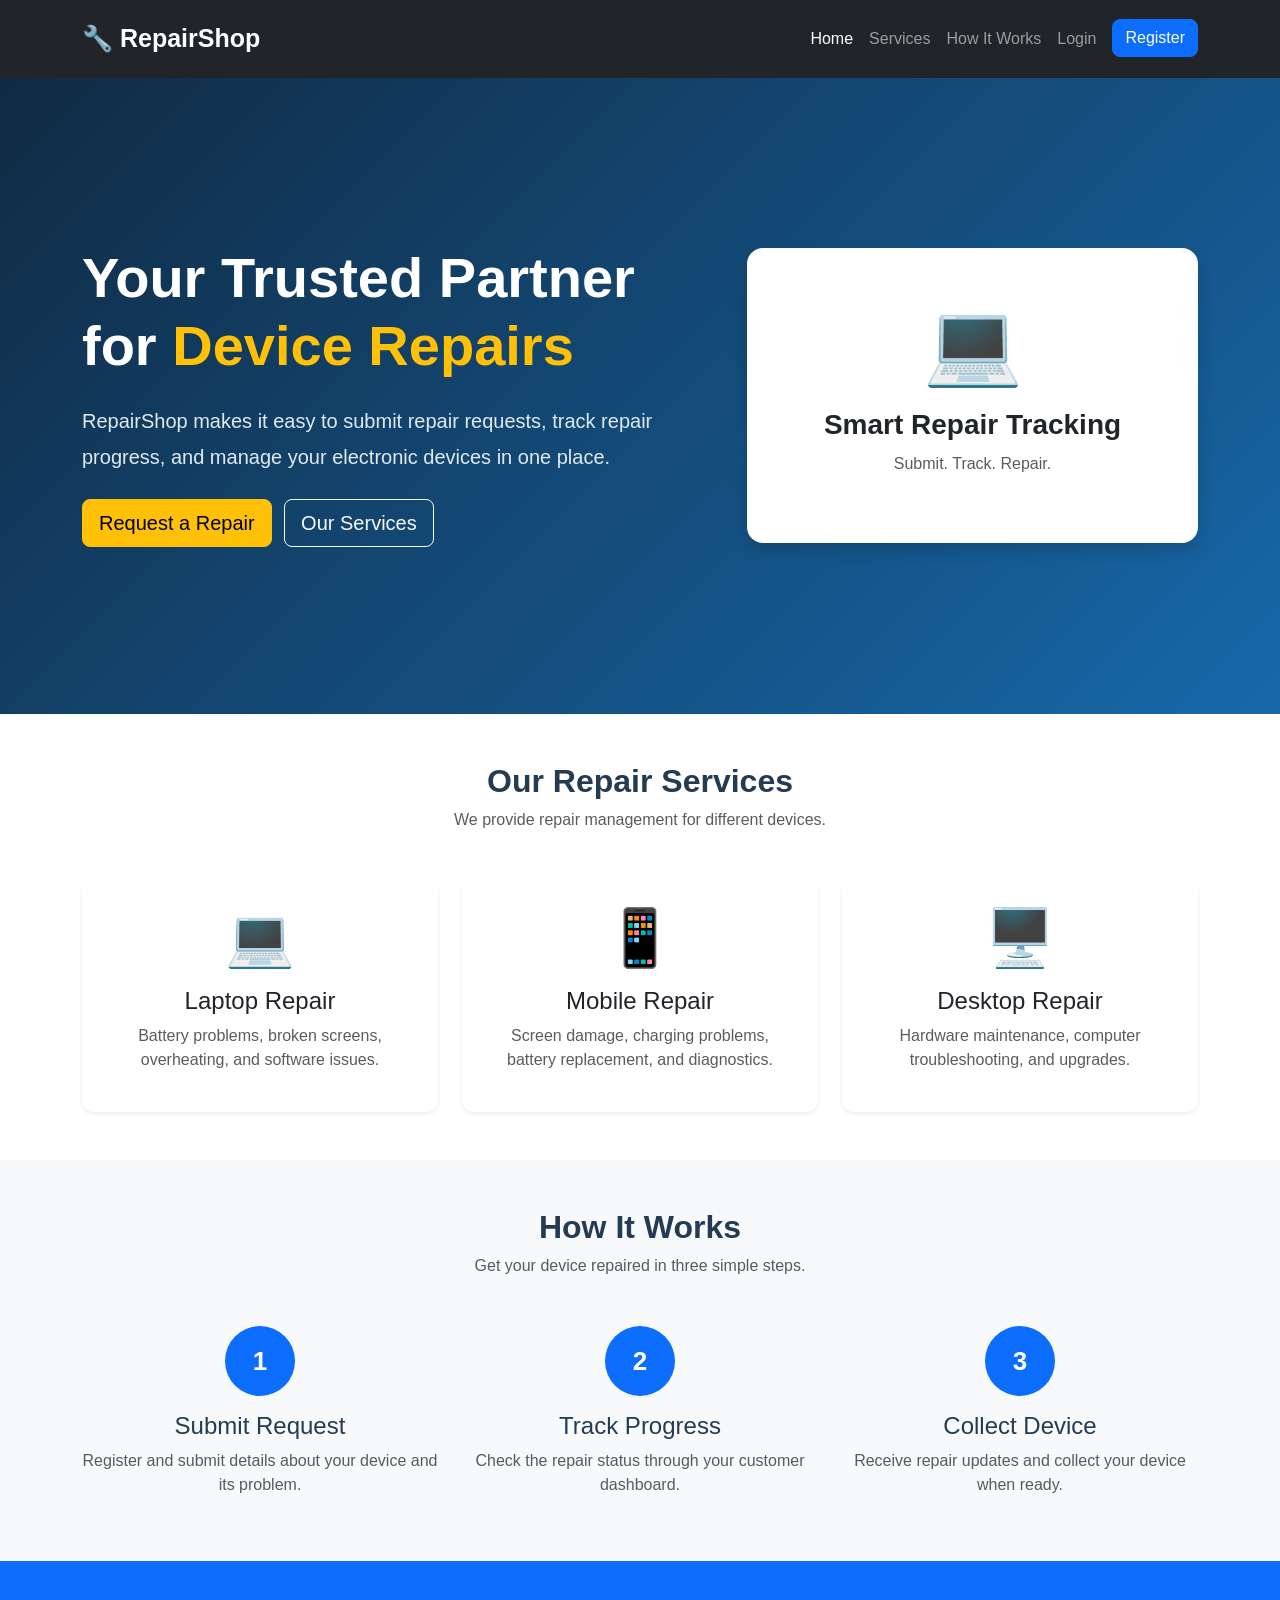
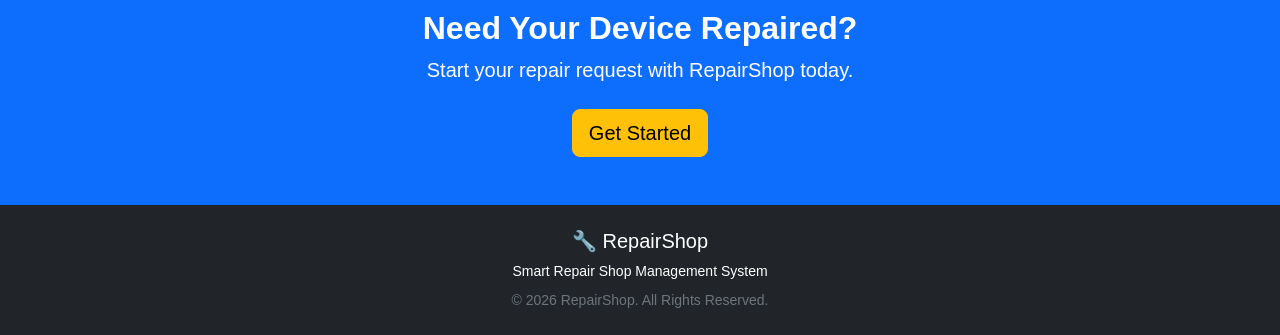
<file: index.html>
<!DOCTYPE html>
<html lang="en">

<head>
    <meta charset="UTF-8">
    <meta name="viewport" content="width=device-width, initial-scale=1.0">

    <title>RepairShop | Home</title>

    <!-- Bootstrap CSS -->
    <link href="https://cdn.jsdelivr.net/npm/bootstrap@5.3.3/dist/css/bootstrap.min.css" rel="stylesheet">

    <!-- Our Custom CSS -->
    <link rel="stylesheet" href="assets/css/style.css">
</head>

<body>

    <!-- NAVBAR -->
    <nav class="navbar navbar-expand-lg navbar-dark bg-dark">
        <div class="container">

            <a class="navbar-brand fw-bold" href="index.html">
                🔧 RepairShop
            </a>

            <button class="navbar-toggler" type="button"
                    data-bs-toggle="collapse"
                    data-bs-target="#navbarMenu">
                <span class="navbar-toggler-icon"></span>
            </button>

            <div class="collapse navbar-collapse" id="navbarMenu">

                <ul class="navbar-nav ms-auto">

                    <li class="nav-item">
                        <a class="nav-link active" href="index.html">
                            Home
                        </a>
                    </li>

                    <li class="nav-item">
                        <a class="nav-link" href="#services">
                            Services
                        </a>
                    </li>

                    <li class="nav-item">
                        <a class="nav-link" href="#how-it-works">
                            How It Works
                        </a>
                    </li>

                    <li class="nav-item">
                        <a class="nav-link" href="login.html">
                            Login
                        </a>
                    </li>

                    <li class="nav-item ms-lg-2">
                        <a class="btn btn-primary" href="register.html">
                            Register
                        </a>
                    </li>

                </ul>
            </div>
        </div>
    </nav>


    <!-- HERO SECTION -->
    <section class="hero-section text-white py-5">

        <div class="container">
            <div class="row align-items-center min-vh-50">

                <div class="col-lg-7">

                    <h1 class="display-4 fw-bold">
                        Your Trusted Partner for
                        <span class="text-warning">
                            Device Repairs
                        </span>
                    </h1>

                    <p class="lead mt-4">
                        RepairShop makes it easy to submit repair requests,
                        track repair progress, and manage your electronic
                        devices in one place.
                    </p>

                    <div class="mt-4">
                        <a href="register.html"
                           class="btn btn-warning btn-lg me-2">
                            Request a Repair
                        </a>

                        <a href="#services"
                           class="btn btn-outline-light btn-lg">
                            Our Services
                        </a>
                    </div>

                </div>

                <div class="col-lg-5 text-center mt-5 mt-lg-0">

                    <div class="p-5 bg-white rounded-4 shadow">
                        <div class="display-1">💻</div>

                        <h3 class="text-dark fw-bold mt-3">
                            Smart Repair Tracking
                        </h3>

                        <p class="text-muted">
                            Submit. Track. Repair.
                        </p>
                    </div>

                </div>

            </div>
        </div>
    </section>


    <!-- SERVICES -->
    <section class="py-5" id="services">

        <div class="container">

            <div class="text-center mb-5">
                <h2 class="fw-bold">Our Repair Services</h2>
                <p class="text-muted">
                    We provide repair management for different devices.
                </p>
            </div>

            <div class="row g-4">

                <!-- Laptop -->
                <div class="col-md-4">
                    <div class="card h-100 shadow-sm border-0">
                        <div class="card-body text-center p-4">

                            <div class="display-4 mb-3">💻</div>

                            <h4>Laptop Repair</h4>

                            <p class="text-muted">
                                Battery problems, broken screens,
                                overheating, and software issues.
                            </p>

                        </div>
                    </div>
                </div>

                <!-- Mobile -->
                <div class="col-md-4">
                    <div class="card h-100 shadow-sm border-0">
                        <div class="card-body text-center p-4">

                            <div class="display-4 mb-3">📱</div>

                            <h4>Mobile Repair</h4>

                            <p class="text-muted">
                                Screen damage, charging problems,
                                battery replacement, and diagnostics.
                            </p>

                        </div>
                    </div>
                </div>

                <!-- Computer -->
                <div class="col-md-4">
                    <div class="card h-100 shadow-sm border-0">
                        <div class="card-body text-center p-4">

                            <div class="display-4 mb-3">🖥️</div>

                            <h4>Desktop Repair</h4>

                            <p class="text-muted">
                                Hardware maintenance, computer
                                troubleshooting, and upgrades.
                            </p>

                        </div>
                    </div>
                </div>

            </div>
        </div>
    </section>


    <!-- HOW IT WORKS -->
    <section class="bg-light py-5" id="how-it-works">

        <div class="container">

            <div class="text-center mb-5">
                <h2 class="fw-bold">How It Works</h2>
                <p class="text-muted">
                    Get your device repaired in three simple steps.
                </p>
            </div>

            <div class="row text-center g-4">

                <div class="col-md-4">
                    <div class="step-number mx-auto">1</div>
                    <h4 class="mt-3">Submit Request</h4>
                    <p class="text-muted">
                        Register and submit details about
                        your device and its problem.
                    </p>
                </div>

                <div class="col-md-4">
                    <div class="step-number mx-auto">2</div>
                    <h4 class="mt-3">Track Progress</h4>
                    <p class="text-muted">
                        Check the repair status through
                        your customer dashboard.
                    </p>
                </div>

                <div class="col-md-4">
                    <div class="step-number mx-auto">3</div>
                    <h4 class="mt-3">Collect Device</h4>
                    <p class="text-muted">
                        Receive repair updates and
                        collect your device when ready.
                    </p>
                </div>

            </div>
        </div>
    </section>


    <!-- CALL TO ACTION -->
    <section class="bg-primary text-white text-center py-5">

        <div class="container">

            <h2 class="fw-bold">
                Need Your Device Repaired?
            </h2>

            <p class="lead">
                Start your repair request with RepairShop today.
            </p>

            <a href="register.html"
               class="btn btn-warning btn-lg mt-2">
                Get Started
            </a>

        </div>
    </section>


    <!-- FOOTER -->
    <footer class="bg-dark text-white text-center py-4">

        <div class="container">
            <h5>🔧 RepairShop</h5>

            <p class="mb-2">
                Smart Repair Shop Management System
            </p>

            <p class="text-secondary mb-0">
                © 2026 RepairShop. All Rights Reserved.
            </p>
        </div>

    </footer>


    <!-- Bootstrap JavaScript -->
    <script src="https://cdn.jsdelivr.net/npm/bootstrap@5.3.3/dist/js/bootstrap.bundle.min.js"></script>

</body>
</html>
</file>
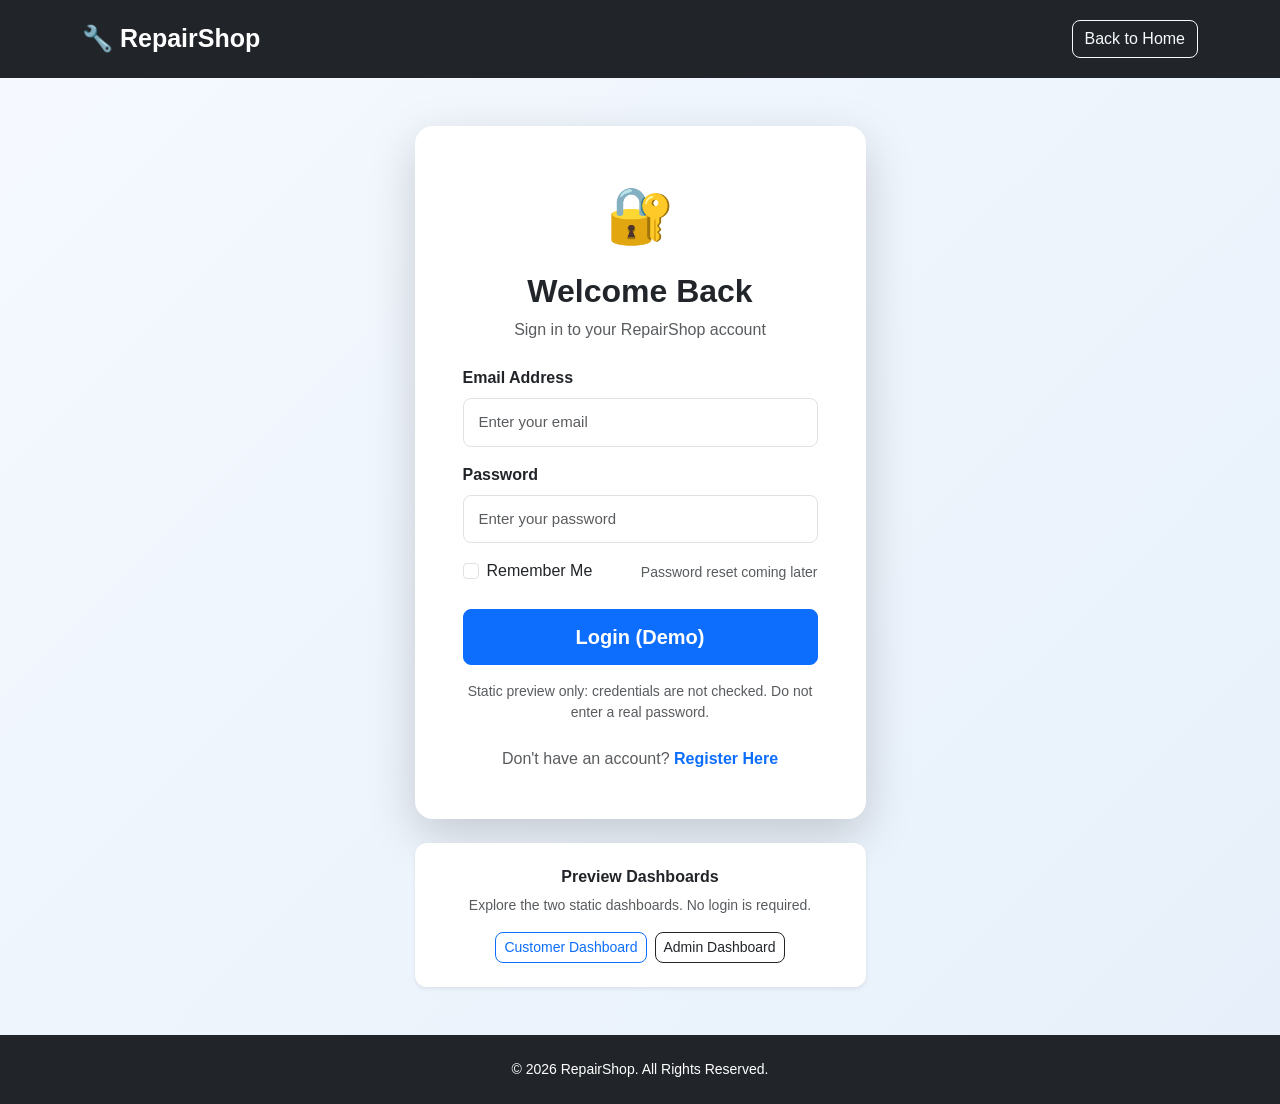
<file: login.html>
<!DOCTYPE html>
<html lang="en">

<head>
    <meta charset="UTF-8">
    <meta name="viewport"
          content="width=device-width, initial-scale=1.0">

    <title>Login | RepairShop</title>

    <!-- Bootstrap CSS -->
    <link href="https://cdn.jsdelivr.net/npm/bootstrap@5.3.3/dist/css/bootstrap.min.css"
          rel="stylesheet">

    <!-- Custom CSS -->
    <link rel="stylesheet" href="assets/css/style.css">
</head>

<body class="bg-light">

    <!-- NAVBAR -->
    <nav class="navbar navbar-expand-lg navbar-dark bg-dark">
        <div class="container">

            <a class="navbar-brand fw-bold" href="index.html">
                🔧 RepairShop
            </a>

            <a href="index.html" class="btn btn-outline-light">
                Back to Home
            </a>

        </div>
    </nav>


    <!-- LOGIN SECTION -->
    <section class="login-section py-5">

        <div class="container">

            <div class="row justify-content-center align-items-center">

                <div class="col-lg-5 col-md-7">

                    <div class="card border-0 shadow-lg login-card">

                        <div class="card-body p-4 p-md-5">

                            <!-- HEADING -->
                            <div class="text-center mb-4">

                                <div class="login-icon mb-3">
                                    🔐
                                </div>

                                <h2 class="fw-bold">
                                    Welcome Back
                                </h2>

                                <p class="text-muted">
                                    Sign in to your RepairShop account
                                </p>

                            </div>


                            <!-- LOGIN FORM -->
                            <form action="customer/dashboard.html"
                                  method="get">

                                <!-- EMAIL -->
                                <div class="mb-3">

                                    <label for="email"
                                           class="form-label fw-semibold">
                                        Email Address
                                    </label>

                                    <input type="email"
                                           class="form-control form-control-lg"
                                           id="email"
                                           placeholder="Enter your email"
                                           autocomplete="email"
                                           required>

                                </div>


                                <!-- PASSWORD -->
                                <div class="mb-3">

                                    <label for="password"
                                           class="form-label fw-semibold">
                                        Password
                                    </label>

                                    <input type="password"
                                           class="form-control form-control-lg"
                                           id="password"
                                           placeholder="Enter your password"
                                           autocomplete="current-password"
                                           required>

                                </div>


                                <!-- REMEMBER ME -->
                                <div class="d-flex justify-content-between align-items-center mb-4 gap-2">

                                    <div class="form-check">

                                        <input type="checkbox"
                                               class="form-check-input"
                                               id="remember">

                                        <label class="form-check-label"
                                               for="remember">
                                            Remember Me
                                        </label>

                                    </div>

                                    <span class="text-muted small">
                                        Password reset coming later
                                    </span>

                                </div>


                                <!-- LOGIN BUTTON -->
                                <button type="submit"
                                        class="btn btn-primary btn-lg w-100">
                                    Login (Demo)
                                </button>

                            </form>

                            <p class="text-muted small text-center mt-3 mb-0">
                                Static preview only: credentials are not checked.
                                Do not enter a real password.
                            </p>


                            <!-- REGISTRATION LINK -->
                            <div class="text-center mt-4">

                                <p class="text-muted mb-0">
                                    Don't have an account?

                                    <a href="register.html"
                                       class="text-decoration-none fw-bold">
                                        Register Here
                                    </a>

                                </p>

                            </div>

                        </div>

                    </div>


                    <!-- DASHBOARD PREVIEW -->
                    <div class="card border-0 shadow-sm mt-4">

                        <div class="card-body text-center p-4">

                            <h6 class="fw-bold">
                                Preview Dashboards
                            </h6>

                            <p class="text-muted small">
                                Explore the two static dashboards.
                                No login is required.
                            </p>

                            <div class="d-flex justify-content-center gap-2 flex-wrap">

                                <!-- CUSTOMER -->
                                <a href="customer/dashboard.html"
                                   class="btn btn-outline-primary btn-sm">
                                    Customer Dashboard
                                </a>

                                <!-- ADMIN -->
                                <a href="admin/dashboard.html"
                                   class="btn btn-outline-dark btn-sm">
                                    Admin Dashboard
                                </a>

                            </div>

                        </div>

                    </div>

                </div>

            </div>

        </div>

    </section>


    <!-- FOOTER -->
    <footer class="bg-dark text-white text-center py-4">

        <div class="container">

            <p class="mb-0">
                © 2026 RepairShop. All Rights Reserved.
            </p>

        </div>

    </footer>


    <!-- Bootstrap JavaScript -->
    <script src="https://cdn.jsdelivr.net/npm/bootstrap@5.3.3/dist/js/bootstrap.bundle.min.js">
    </script>

</body>
</html>
</file>
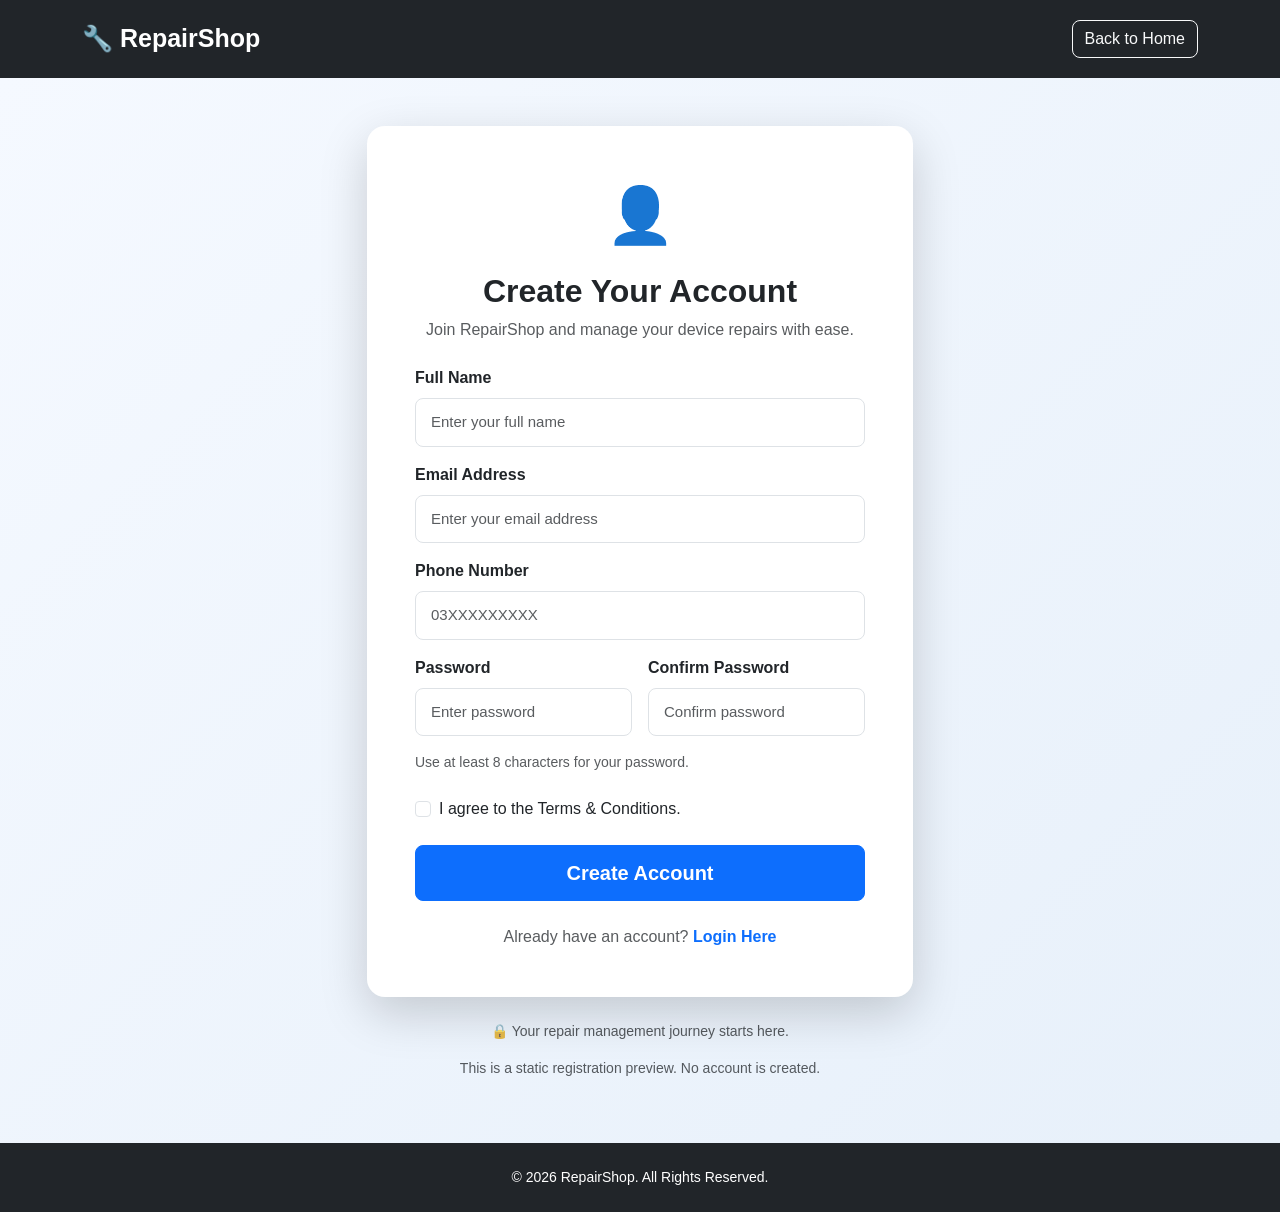
<file: register.html>
<!DOCTYPE html>
<html lang="en">

<head>
    <meta charset="UTF-8">
    <meta name="viewport" content="width=device-width, initial-scale=1.0">

    <title>Register | RepairShop</title>

    <!-- Bootstrap CSS -->
    <link href="https://cdn.jsdelivr.net/npm/bootstrap@5.3.3/dist/css/bootstrap.min.css" rel="stylesheet">

    <!-- Custom CSS -->
    <link rel="stylesheet" href="assets/css/style.css">
</head>

<body class="bg-light">

    <!-- NAVBAR -->
    <nav class="navbar navbar-expand-lg navbar-dark bg-dark">
        <div class="container">

            <a class="navbar-brand fw-bold" href="index.html">
                🔧 RepairShop
            </a>

            <div class="ms-auto">
                <a href="index.html" class="btn btn-outline-light">
                    Back to Home
                </a>
            </div>

        </div>
    </nav>


    <!-- REGISTRATION SECTION -->
    <section class="register-section py-5">

        <div class="container">

            <div class="row justify-content-center">

                <div class="col-lg-6 col-md-8">

                    <div class="card border-0 shadow-lg register-card">

                        <div class="card-body p-4 p-md-5">

                            <!-- PAGE HEADING -->
                            <div class="text-center mb-4">

                                <div class="register-icon mb-3">
                                    👤
                                </div>

                                <h2 class="fw-bold">
                                    Create Your Account
                                </h2>

                                <p class="text-muted">
                                    Join RepairShop and manage your
                                    device repairs with ease.
                                </p>

                            </div>


                            <!-- REGISTRATION FORM -->
                            <form action="login.html" method="get">

                                <!-- FULL NAME -->
                                <div class="mb-3">

                                    <label for="fullName"
                                           class="form-label fw-semibold">
                                        Full Name
                                    </label>

                                    <input type="text"
                                           class="form-control form-control-lg"
                                           id="fullName"
                                           placeholder="Enter your full name"
                                           autocomplete="name"
                                           required>

                                </div>


                                <!-- EMAIL -->
                                <div class="mb-3">

                                    <label for="email"
                                           class="form-label fw-semibold">
                                        Email Address
                                    </label>

                                    <input type="email"
                                           class="form-control form-control-lg"
                                           id="email"
                                           placeholder="Enter your email address"
                                           autocomplete="email"
                                           required>

                                </div>


                                <!-- PHONE -->
                                <div class="mb-3">

                                    <label for="phone"
                                           class="form-label fw-semibold">
                                        Phone Number
                                    </label>

                                    <input type="tel"
                                           class="form-control form-control-lg"
                                           id="phone"
                                           placeholder="03XXXXXXXXX"
                                           pattern="03[0-9]{9}"
                                           maxlength="11"
                                           title="Enter an 11-digit Pakistani mobile number starting with 03"
                                           autocomplete="tel"
                                           required>

                                </div>


                                <!-- PASSWORD -->
                                <div class="row g-3 mb-3">

                                    <div class="col-md-6">

                                        <label for="password"
                                               class="form-label fw-semibold">
                                            Password
                                        </label>

                                        <input type="password"
                                               class="form-control form-control-lg"
                                               id="password"
                                               placeholder="Enter password"
                                               minlength="8"
                                               autocomplete="new-password"
                                               required>

                                    </div>


                                    <!-- CONFIRM PASSWORD -->
                                    <div class="col-md-6">

                                        <label for="confirmPassword"
                                               class="form-label fw-semibold">
                                            Confirm Password
                                        </label>

                                        <input type="password"
                                               class="form-control form-control-lg"
                                               id="confirmPassword"
                                               placeholder="Confirm password"
                                               minlength="8"
                                               autocomplete="new-password"
                                               required>

                                    </div>

                                </div>


                                <!-- PASSWORD HINT -->
                                <p class="small text-muted mb-4">
                                    Use at least 8 characters for your password.
                                </p>


                                <!-- TERMS -->
                                <div class="form-check mb-4">

                                    <input type="checkbox"
                                           class="form-check-input"
                                           id="terms"
                                           required>

                                    <label class="form-check-label"
                                           for="terms">
                                        I agree to the Terms & Conditions.
                                    </label>

                                </div>


                                <!-- REGISTER BUTTON -->
                                <button type="submit"
                                        class="btn btn-primary btn-lg w-100">
                                    Create Account
                                </button>

                            </form>


                            <!-- LOGIN LINK -->
                            <div class="text-center mt-4">

                                <p class="text-muted mb-0">
                                    Already have an account?

                                    <a href="login.html"
                                       class="text-decoration-none fw-bold">
                                        Login Here
                                    </a>
                                </p>

                            </div>

                        </div>

                    </div>


                    <!-- INFORMATION -->
                    <div class="text-center mt-4">

                        <p class="text-muted small">
                            🔒 Your repair management journey starts here.
                        </p>

                        <p class="text-muted small">
                            This is a static registration preview.
                            No account is created.
                        </p>

                    </div>

                </div>

            </div>

        </div>

    </section>


    <!-- FOOTER -->
    <footer class="bg-dark text-white text-center py-4">

        <div class="container">

            <p class="mb-0">
                © 2026 RepairShop. All Rights Reserved.
            </p>

        </div>

    </footer>


    <!-- Bootstrap JavaScript -->
    <script src="https://cdn.jsdelivr.net/npm/bootstrap@5.3.3/dist/js/bootstrap.bundle.min.js"></script>

</body>
</html>
</file>
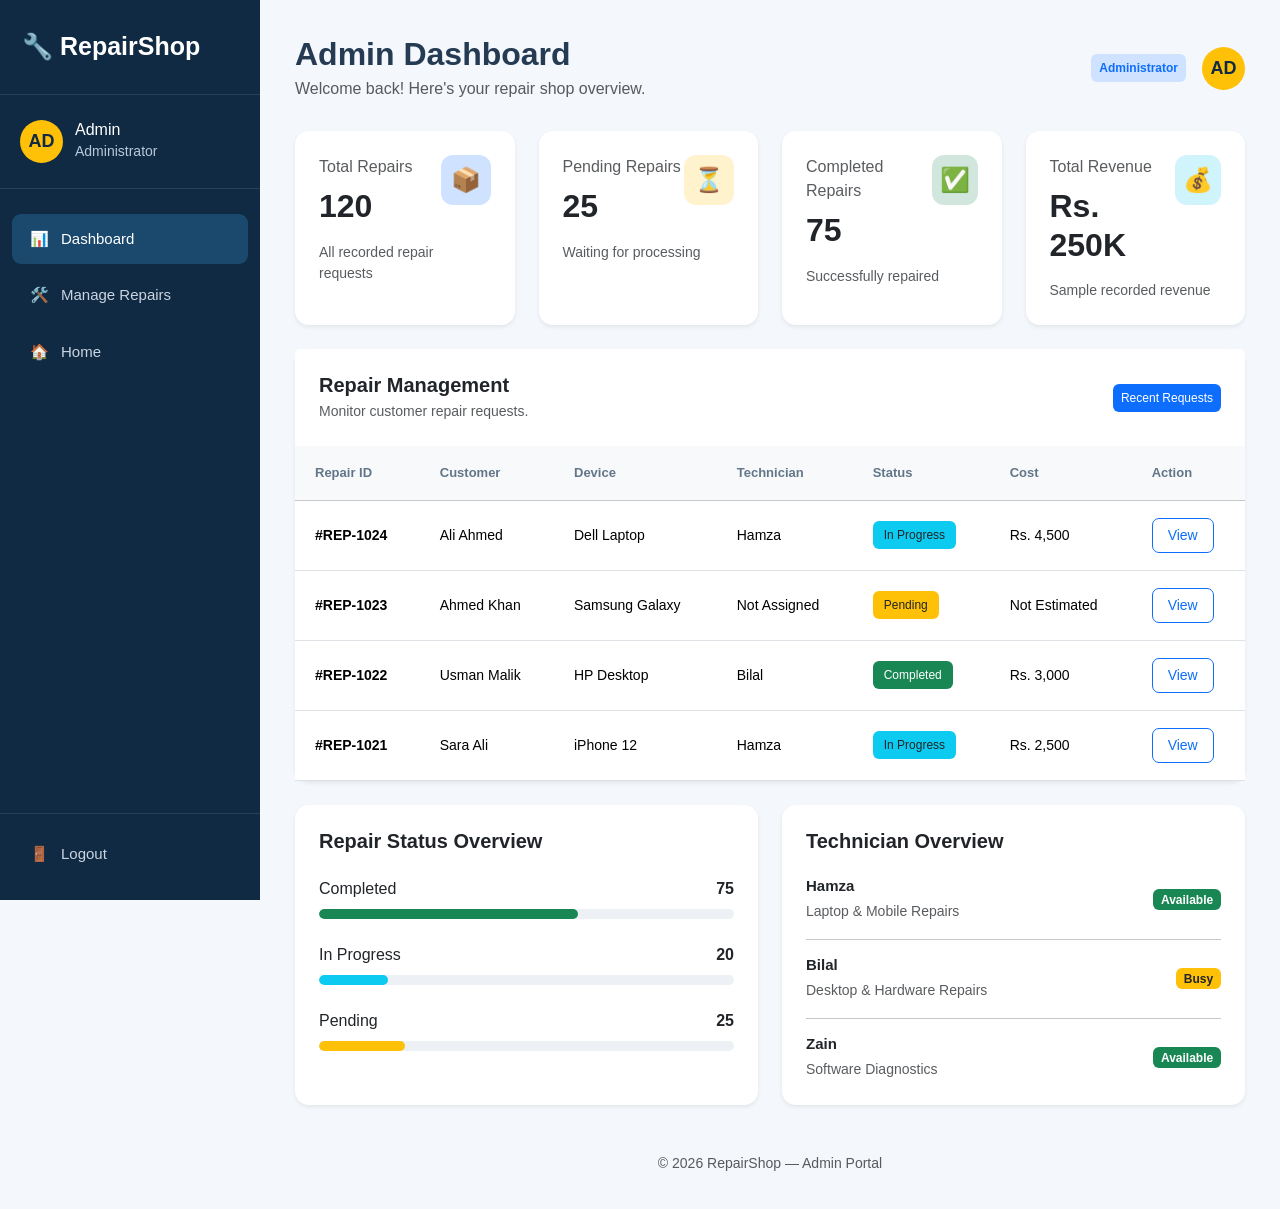
<file: admin/dashboard.html>
<!DOCTYPE html>
<html lang="en">

<head>
    <meta charset="UTF-8">
    <meta name="viewport"
          content="width=device-width, initial-scale=1.0">

    <title>Admin Dashboard | RepairShop</title>

    <!-- Bootstrap CSS -->
    <link href="https://cdn.jsdelivr.net/npm/bootstrap@5.3.3/dist/css/bootstrap.min.css"
          rel="stylesheet">

    <!-- Custom CSS -->
    <link rel="stylesheet" href="../assets/css/style.css">
</head>

<body class="dashboard-body">

    <!-- MOBILE NAVBAR -->
    <nav class="navbar navbar-dark bg-dark d-lg-none">
        <div class="container-fluid">

            <a class="navbar-brand fw-bold" href="../index.html">
                🔧 RepairShop
            </a>

            <button class="navbar-toggler"
                    type="button"
                    data-bs-toggle="offcanvas"
                    data-bs-target="#adminMobileSidebar"
                    aria-controls="adminMobileSidebar"
                    aria-label="Open navigation menu">
                <span class="navbar-toggler-icon"></span>
            </button>

        </div>
    </nav>


    <!-- MOBILE SIDEBAR -->
    <div class="offcanvas offcanvas-start text-bg-dark d-lg-none"
         tabindex="-1"
         id="adminMobileSidebar">

        <div class="offcanvas-header">

            <h5 class="offcanvas-title">
                🔧 RepairShop Admin
            </h5>

            <button type="button"
                    class="btn-close btn-close-white"
                    data-bs-dismiss="offcanvas"
                    aria-label="Close">
            </button>

        </div>

        <div class="offcanvas-body">

            <nav class="nav flex-column gap-2">

                <a href="dashboard.html"
                   class="nav-link text-white">
                    📊 Dashboard
                </a>

                <a href="#repair-management"
                   class="nav-link text-white"
                   data-bs-dismiss="offcanvas">
                    🛠️ Manage Repairs
                </a>

                <a href="../index.html"
                   class="nav-link text-white">
                    🏠 Home
                </a>

                <a href="../login.html"
                   class="nav-link text-white">
                    🚪 Logout
                </a>

            </nav>

        </div>

    </div>


    <!-- DASHBOARD LAYOUT -->
    <div class="dashboard-layout">

        <!-- DESKTOP SIDEBAR -->
        <aside class="dashboard-sidebar d-none d-lg-flex">

            <a href="../index.html" class="sidebar-brand">
                🔧 RepairShop
            </a>

            <div class="sidebar-user">

                <div class="sidebar-avatar">
                    AD
                </div>

                <div>
                    <h6 class="mb-0">Admin</h6>
                    <small>Administrator</small>
                </div>

            </div>

            <nav class="sidebar-menu">

                <a href="dashboard.html"
                   class="sidebar-link active">
                    📊 <span>Dashboard</span>
                </a>

                <a href="#repair-management"
                   class="sidebar-link">
                    🛠️ <span>Manage Repairs</span>
                </a>

                <a href="../index.html"
                   class="sidebar-link">
                    🏠 <span>Home</span>
                </a>

            </nav>

            <div class="sidebar-bottom">

                <a href="../login.html"
                   class="sidebar-link">
                    🚪 <span>Logout</span>
                </a>

            </div>

        </aside>


        <!-- MAIN CONTENT -->
        <main class="dashboard-main">

            <!-- PAGE HEADER -->
            <div class="dashboard-header">

                <div>
                    <h2 class="fw-bold mb-1">
                        Admin Dashboard
                    </h2>

                    <p class="text-muted mb-0">
                        Welcome back! Here's your repair shop overview.
                    </p>
                </div>

                <div class="d-flex align-items-center gap-3">

                    <span class="badge bg-primary-subtle text-primary p-2">
                        Administrator
                    </span>

                    <div class="header-avatar">
                        AD
                    </div>

                </div>

            </div>


            <!-- STATISTICS CARDS -->
            <div class="row g-4 mb-4">

                <!-- TOTAL REPAIRS -->
                <div class="col-sm-6 col-xl-3">

                    <div class="card stat-card border-0 shadow-sm h-100">

                        <div class="card-body p-4">

                            <div class="d-flex justify-content-between align-items-start">

                                <div>
                                    <p class="text-muted mb-2">
                                        Total Repairs
                                    </p>

                                    <h2 class="fw-bold mb-0">
                                        120
                                    </h2>
                                </div>

                                <div class="stat-icon bg-primary-subtle">
                                    📦
                                </div>

                            </div>

                            <p class="small text-muted mt-3 mb-0">
                                All recorded repair requests
                            </p>

                        </div>

                    </div>

                </div>


                <!-- PENDING -->
                <div class="col-sm-6 col-xl-3">

                    <div class="card stat-card border-0 shadow-sm h-100">

                        <div class="card-body p-4">

                            <div class="d-flex justify-content-between align-items-start">

                                <div>
                                    <p class="text-muted mb-2">
                                        Pending Repairs
                                    </p>

                                    <h2 class="fw-bold mb-0">
                                        25
                                    </h2>
                                </div>

                                <div class="stat-icon bg-warning-subtle">
                                    ⏳
                                </div>

                            </div>

                            <p class="small text-muted mt-3 mb-0">
                                Waiting for processing
                            </p>

                        </div>

                    </div>

                </div>


                <!-- COMPLETED -->
                <div class="col-sm-6 col-xl-3">

                    <div class="card stat-card border-0 shadow-sm h-100">

                        <div class="card-body p-4">

                            <div class="d-flex justify-content-between align-items-start">

                                <div>
                                    <p class="text-muted mb-2">
                                        Completed Repairs
                                    </p>

                                    <h2 class="fw-bold mb-0">
                                        75
                                    </h2>
                                </div>

                                <div class="stat-icon bg-success-subtle">
                                    ✅
                                </div>

                            </div>

                            <p class="small text-muted mt-3 mb-0">
                                Successfully repaired
                            </p>

                        </div>

                    </div>

                </div>


                <!-- REVENUE -->
                <div class="col-sm-6 col-xl-3">

                    <div class="card stat-card border-0 shadow-sm h-100">

                        <div class="card-body p-4">

                            <div class="d-flex justify-content-between align-items-start">

                                <div>
                                    <p class="text-muted mb-2">
                                        Total Revenue
                                    </p>

                                    <h2 class="fw-bold mb-0">
                                        Rs. 250K
                                    </h2>
                                </div>

                                <div class="stat-icon bg-info-subtle">
                                    💰
                                </div>

                            </div>

                            <p class="small text-muted mt-3 mb-0">
                                Sample recorded revenue
                            </p>

                        </div>

                    </div>

                </div>

            </div>


            <!-- REPAIR MANAGEMENT -->
            <div class="card border-0 shadow-sm mb-4"
                 id="repair-management">

                <div class="card-header bg-white border-0 p-4">

                    <div class="d-flex justify-content-between align-items-center flex-wrap gap-3">

                        <div>

                            <h5 class="fw-bold mb-1">
                                Repair Management
                            </h5>

                            <p class="text-muted small mb-0">
                                Monitor customer repair requests.
                            </p>

                        </div>

                        <span class="badge bg-primary p-2">
                            Recent Requests
                        </span>

                    </div>

                </div>


                <!-- REPAIR TABLE -->
                <div class="card-body p-0">

                    <div class="table-responsive">

                        <table class="table table-hover align-middle mb-0">

                            <thead class="table-light">

                                <tr>
                                    <th>Repair ID</th>
                                    <th>Customer</th>
                                    <th>Device</th>
                                    <th>Technician</th>
                                    <th>Status</th>
                                    <th>Cost</th>
                                    <th>Action</th>
                                </tr>

                            </thead>

                            <tbody>

                                <!-- REPAIR 1 -->
                                <tr>

                                    <td class="fw-semibold">
                                        #REP-1024
                                    </td>

                                    <td>Ali Ahmed</td>

                                    <td>Dell Laptop</td>

                                    <td>Hamza</td>

                                    <td>
                                        <span class="badge bg-info text-dark">
                                            In Progress
                                        </span>
                                    </td>

                                    <td>Rs. 4,500</td>

                                    <td>
                                        <button type="button"
                                                class="btn btn-sm btn-outline-primary"
                                                data-bs-toggle="modal"
                                                data-bs-target="#repairModal">
                                            View
                                        </button>
                                    </td>

                                </tr>


                                <!-- REPAIR 2 -->
                                <tr>

                                    <td class="fw-semibold">
                                        #REP-1023
                                    </td>

                                    <td>Ahmed Khan</td>

                                    <td>Samsung Galaxy</td>

                                    <td>Not Assigned</td>

                                    <td>
                                        <span class="badge bg-warning text-dark">
                                            Pending
                                        </span>
                                    </td>

                                    <td>Not Estimated</td>

                                    <td>
                                        <button type="button"
                                                class="btn btn-sm btn-outline-primary"
                                                data-bs-toggle="modal"
                                                data-bs-target="#repairModal">
                                            View
                                        </button>
                                    </td>

                                </tr>


                                <!-- REPAIR 3 -->
                                <tr>

                                    <td class="fw-semibold">
                                        #REP-1022
                                    </td>

                                    <td>Usman Malik</td>

                                    <td>HP Desktop</td>

                                    <td>Bilal</td>

                                    <td>
                                        <span class="badge bg-success">
                                            Completed
                                        </span>
                                    </td>

                                    <td>Rs. 3,000</td>

                                    <td>
                                        <button type="button"
                                                class="btn btn-sm btn-outline-primary"
                                                data-bs-toggle="modal"
                                                data-bs-target="#repairModal">
                                            View
                                        </button>
                                    </td>

                                </tr>


                                <!-- REPAIR 4 -->
                                <tr>

                                    <td class="fw-semibold">
                                        #REP-1021
                                    </td>

                                    <td>Sara Ali</td>

                                    <td>iPhone 12</td>

                                    <td>Hamza</td>

                                    <td>
                                        <span class="badge bg-info text-dark">
                                            In Progress
                                        </span>
                                    </td>

                                    <td>Rs. 2,500</td>

                                    <td>
                                        <button type="button"
                                                class="btn btn-sm btn-outline-primary"
                                                data-bs-toggle="modal"
                                                data-bs-target="#repairModal">
                                            View
                                        </button>
                                    </td>

                                </tr>

                            </tbody>

                        </table>

                    </div>

                </div>

            </div>


            <!-- ADMIN INFORMATION CARDS -->
            <div class="row g-4">

                <!-- REPAIR STATUS -->
                <div class="col-lg-6">

                    <div class="card border-0 shadow-sm h-100">

                        <div class="card-body p-4">

                            <h5 class="fw-bold mb-4">
                                Repair Status Overview
                            </h5>

                            <div class="d-flex justify-content-between">
                                <span>Completed</span>
                                <strong>75</strong>
                            </div>

                            <div class="progress mb-4 mt-2"
                                 role="progressbar"
                                 aria-label="Completed repairs"
                                 aria-valuenow="75"
                                 aria-valuemin="0"
                                 aria-valuemax="120">

                                <div class="progress-bar bg-success"
                                     style="width: 62.5%">
                                </div>

                            </div>


                            <div class="d-flex justify-content-between">
                                <span>In Progress</span>
                                <strong>20</strong>
                            </div>

                            <div class="progress mb-4 mt-2"
                                 role="progressbar"
                                 aria-label="In-progress repairs"
                                 aria-valuenow="20"
                                 aria-valuemin="0"
                                 aria-valuemax="120">

                                <div class="progress-bar bg-info"
                                     style="width: 16.67%">
                                </div>

                            </div>


                            <div class="d-flex justify-content-between">
                                <span>Pending</span>
                                <strong>25</strong>
                            </div>

                            <div class="progress mt-2"
                                 role="progressbar"
                                 aria-label="Pending repairs"
                                 aria-valuenow="25"
                                 aria-valuemin="0"
                                 aria-valuemax="120">

                                <div class="progress-bar bg-warning"
                                     style="width: 20.83%">
                                </div>

                            </div>

                        </div>

                    </div>

                </div>


                <!-- TECHNICIAN OVERVIEW -->
                <div class="col-lg-6">

                    <div class="card border-0 shadow-sm h-100">

                        <div class="card-body p-4">

                            <h5 class="fw-bold mb-4">
                                Technician Overview
                            </h5>

                            <div class="d-flex justify-content-between align-items-center mb-3">

                                <div>
                                    <h6 class="fw-bold mb-1">
                                        Hamza
                                    </h6>

                                    <small class="text-muted">
                                        Laptop & Mobile Repairs
                                    </small>
                                </div>

                                <span class="badge bg-success">
                                    Available
                                </span>

                            </div>

                            <hr>

                            <div class="d-flex justify-content-between align-items-center mb-3">

                                <div>
                                    <h6 class="fw-bold mb-1">
                                        Bilal
                                    </h6>

                                    <small class="text-muted">
                                        Desktop & Hardware Repairs
                                    </small>
                                </div>

                                <span class="badge bg-warning text-dark">
                                    Busy
                                </span>

                            </div>

                            <hr>

                            <div class="d-flex justify-content-between align-items-center">

                                <div>
                                    <h6 class="fw-bold mb-1">
                                        Zain
                                    </h6>

                                    <small class="text-muted">
                                        Software Diagnostics
                                    </small>
                                </div>

                                <span class="badge bg-success">
                                    Available
                                </span>

                            </div>

                        </div>

                    </div>

                </div>

            </div>


            <!-- FOOTER -->
            <div class="text-center text-muted small mt-5">
                © 2026 RepairShop — Admin Portal
            </div>

        </main>

    </div>


    <!-- REPAIR DETAILS MODAL -->
    <div class="modal fade"
         id="repairModal"
         tabindex="-1"
         aria-labelledby="repairModalTitle"
         aria-hidden="true">

        <div class="modal-dialog modal-dialog-centered">

            <div class="modal-content">

                <div class="modal-header">

                    <h5 class="modal-title fw-bold"
                        id="repairModalTitle">
                        Repair Details
                    </h5>

                    <button type="button"
                            class="btn-close"
                            data-bs-dismiss="modal"
                            aria-label="Close">
                    </button>

                </div>

                <div class="modal-body">

                    <p>
                        <strong>Repair ID:</strong>
                        #REP-1024
                    </p>

                    <p>
                        <strong>Customer:</strong>
                        Ali Ahmed
                    </p>

                    <p>
                        <strong>Device:</strong>
                        Dell Laptop
                    </p>

                    <p>
                        <strong>Issue:</strong>
                        Battery Problem
                    </p>

                    <p>
                        <strong>Technician:</strong>
                        Hamza
                    </p>

                    <p>
                        <strong>Estimated Cost:</strong>
                        Rs. 4,500
                    </p>

                    <p>
                        <strong>Status:</strong>
                        <span class="badge bg-info text-dark">
                            In Progress
                        </span>
                    </p>

                    <div class="alert alert-info mb-0">
                        This is a static demonstration.
                        Repair details cannot be edited yet.
                    </div>

                </div>

                <div class="modal-footer">

                    <button type="button"
                            class="btn btn-secondary"
                            data-bs-dismiss="modal">
                        Close
                    </button>

                </div>

            </div>

        </div>

    </div>


    <!-- Bootstrap JS -->
    <script src="https://cdn.jsdelivr.net/npm/bootstrap@5.3.3/dist/js/bootstrap.bundle.min.js"></script>

</body>
</html>
</file>
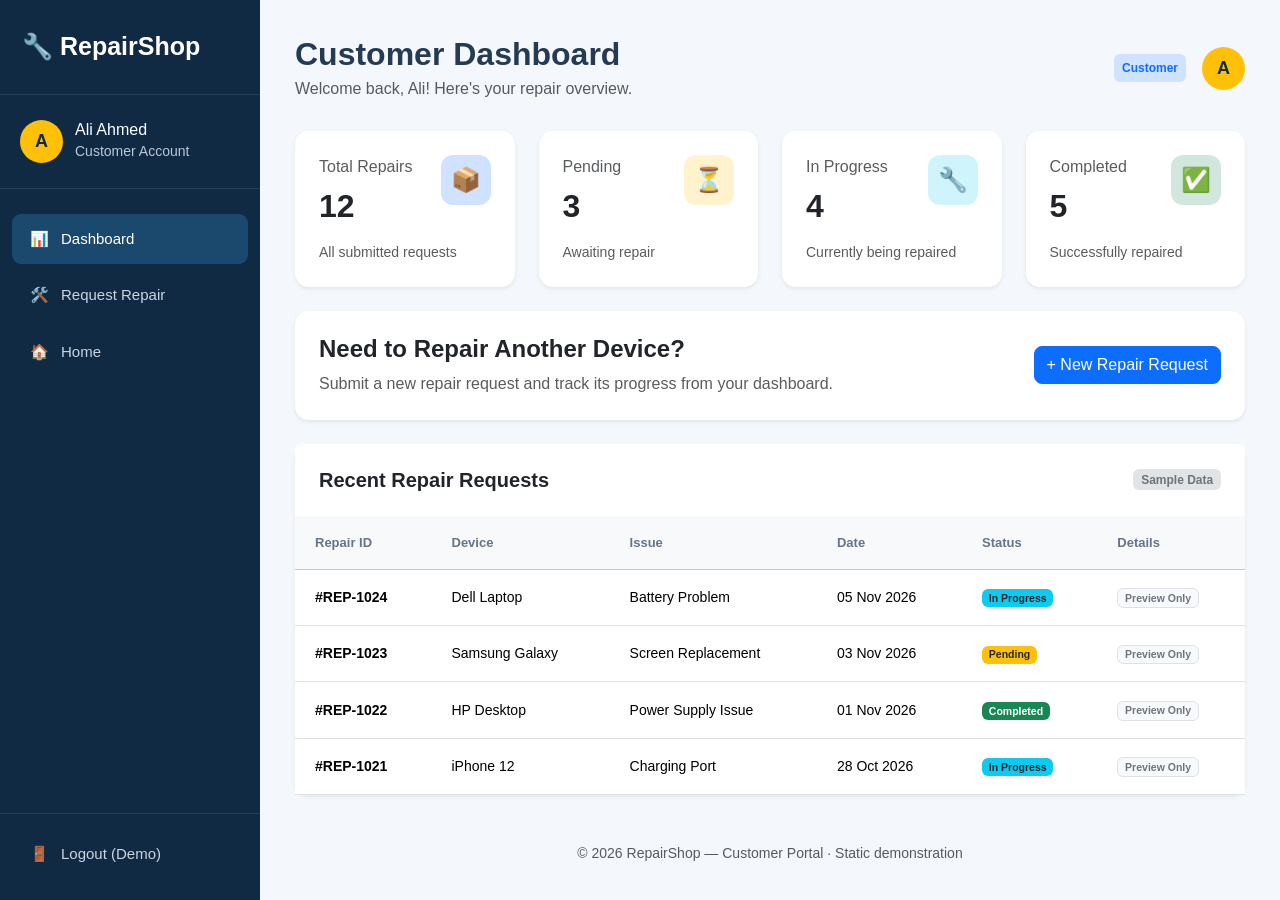
<file: customer/dashboard.html>
<!DOCTYPE html>
<html lang="en">

<head>
    <meta charset="UTF-8">
    <meta name="viewport"
          content="width=device-width, initial-scale=1.0">

    <title>Customer Dashboard | RepairShop</title>

    <!-- Bootstrap CSS -->
    <link href="https://cdn.jsdelivr.net/npm/bootstrap@5.3.3/dist/css/bootstrap.min.css"
          rel="stylesheet">

    <!-- Custom CSS -->
    <link rel="stylesheet" href="../assets/css/style.css">
</head>

<body class="dashboard-body">

    <!-- MOBILE NAVBAR -->
    <nav class="navbar navbar-dark bg-dark d-lg-none">

        <div class="container-fluid">

            <a class="navbar-brand fw-bold" href="../index.html">
                🔧 RepairShop
            </a>

            <button class="navbar-toggler"
                    type="button"
                    data-bs-toggle="offcanvas"
                    data-bs-target="#mobileSidebar"
                    aria-controls="mobileSidebar"
                    aria-label="Open navigation menu">

                <span class="navbar-toggler-icon"></span>

            </button>

        </div>

    </nav>


    <!-- MOBILE SIDEBAR -->
    <div class="offcanvas offcanvas-start text-bg-dark d-lg-none"
         tabindex="-1"
         id="mobileSidebar">

        <div class="offcanvas-header">

            <h5 class="offcanvas-title">
                🔧 RepairShop
            </h5>

            <button type="button"
                    class="btn-close btn-close-white"
                    data-bs-dismiss="offcanvas"
                    aria-label="Close">
            </button>

        </div>

        <div class="offcanvas-body">

            <nav class="nav flex-column gap-2">

                <a href="dashboard.html"
                   class="nav-link text-white active"
                   aria-current="page">
                    📊 Dashboard
                </a>

                <a href="request-repair.html"
                   class="nav-link text-white">
                    🛠️ Request Repair
                </a>

                <a href="../index.html"
                   class="nav-link text-white">
                    🏠 Home
                </a>

                <a href="../login.html"
                   class="nav-link text-white">
                    🚪 Logout (Demo)
                </a>

            </nav>

        </div>

    </div>


    <!-- DASHBOARD LAYOUT -->
    <div class="dashboard-layout">

        <!-- DESKTOP SIDEBAR -->
        <aside class="dashboard-sidebar d-none d-lg-flex">

            <a href="../index.html" class="sidebar-brand">
                🔧 RepairShop
            </a>


            <!-- USER INFORMATION -->
            <div class="sidebar-user">

                <div class="sidebar-avatar">
                    A
                </div>

                <div>
                    <h6 class="mb-0">
                        Ali Ahmed
                    </h6>

                    <small>
                        Customer Account
                    </small>
                </div>

            </div>


            <!-- SIDEBAR MENU -->
            <nav class="sidebar-menu">

                <a href="dashboard.html"
                   class="sidebar-link active"
                   aria-current="page">
                    📊 <span>Dashboard</span>
                </a>

                <a href="request-repair.html"
                   class="sidebar-link">
                    🛠️ <span>Request Repair</span>
                </a>

                <a href="../index.html"
                   class="sidebar-link">
                    🏠 <span>Home</span>
                </a>

            </nav>


            <!-- LOGOUT -->
            <div class="sidebar-bottom">

                <a href="../login.html"
                   class="sidebar-link">
                    🚪 <span>Logout (Demo)</span>
                </a>

            </div>

        </aside>


        <!-- MAIN CONTENT -->
        <main class="dashboard-main">

            <!-- DASHBOARD HEADER -->
            <div class="dashboard-header">

                <div>

                    <h2 class="fw-bold mb-1">
                        Customer Dashboard
                    </h2>

                    <p class="text-muted mb-0">
                        Welcome back, Ali! Here's your repair overview.
                    </p>

                </div>

                <div class="d-flex align-items-center gap-3">

                    <span class="badge bg-primary-subtle text-primary p-2">
                        Customer
                    </span>

                    <div class="header-avatar">
                        A
                    </div>

                </div>

            </div>


            <!-- STATISTICS CARDS -->
            <div class="row g-4 mb-4">

                <!-- TOTAL REPAIRS -->
                <div class="col-sm-6 col-xl-3">

                    <div class="card stat-card border-0 shadow-sm h-100">

                        <div class="card-body p-4">

                            <div class="d-flex justify-content-between align-items-start">

                                <div>

                                    <p class="text-muted mb-2">
                                        Total Repairs
                                    </p>

                                    <h2 class="fw-bold mb-0">
                                        12
                                    </h2>

                                </div>

                                <div class="stat-icon bg-primary-subtle">
                                    📦
                                </div>

                            </div>

                            <p class="small text-muted mt-3 mb-0">
                                All submitted requests
                            </p>

                        </div>

                    </div>

                </div>


                <!-- PENDING REPAIRS -->
                <div class="col-sm-6 col-xl-3">

                    <div class="card stat-card border-0 shadow-sm h-100">

                        <div class="card-body p-4">

                            <div class="d-flex justify-content-between align-items-start">

                                <div>

                                    <p class="text-muted mb-2">
                                        Pending
                                    </p>

                                    <h2 class="fw-bold mb-0">
                                        3
                                    </h2>

                                </div>

                                <div class="stat-icon bg-warning-subtle">
                                    ⏳
                                </div>

                            </div>

                            <p class="small text-muted mt-3 mb-0">
                                Awaiting repair
                            </p>

                        </div>

                    </div>

                </div>


                <!-- IN PROGRESS -->
                <div class="col-sm-6 col-xl-3">

                    <div class="card stat-card border-0 shadow-sm h-100">

                        <div class="card-body p-4">

                            <div class="d-flex justify-content-between align-items-start">

                                <div>

                                    <p class="text-muted mb-2">
                                        In Progress
                                    </p>

                                    <h2 class="fw-bold mb-0">
                                        4
                                    </h2>

                                </div>

                                <div class="stat-icon bg-info-subtle">
                                    🔧
                                </div>

                            </div>

                            <p class="small text-muted mt-3 mb-0">
                                Currently being repaired
                            </p>

                        </div>

                    </div>

                </div>


                <!-- COMPLETED -->
                <div class="col-sm-6 col-xl-3">

                    <div class="card stat-card border-0 shadow-sm h-100">

                        <div class="card-body p-4">

                            <div class="d-flex justify-content-between align-items-start">

                                <div>

                                    <p class="text-muted mb-2">
                                        Completed
                                    </p>

                                    <h2 class="fw-bold mb-0">
                                        5
                                    </h2>

                                </div>

                                <div class="stat-icon bg-success-subtle">
                                    ✅
                                </div>

                            </div>

                            <p class="small text-muted mt-3 mb-0">
                                Successfully repaired
                            </p>

                        </div>

                    </div>

                </div>

            </div>


            <!-- NEW REPAIR REQUEST -->
            <div class="card border-0 shadow-sm mb-4 quick-action-card">

                <div class="card-body p-4">

                    <div class="row align-items-center g-3">

                        <div class="col-md-8">

                            <h4 class="fw-bold">
                                Need to Repair Another Device?
                            </h4>

                            <p class="text-muted mb-0">
                                Submit a new repair request and track
                                its progress from your dashboard.
                            </p>

                        </div>

                        <div class="col-md-4 text-md-end">

                            <a href="request-repair.html"
                               class="btn btn-primary">
                                + New Repair Request
                            </a>

                        </div>

                    </div>

                </div>

            </div>


            <!-- RECENT REPAIR REQUESTS -->
            <div class="card border-0 shadow-sm">

                <div class="card-header bg-white border-0 p-4">

                    <div class="d-flex justify-content-between align-items-center flex-wrap gap-2">

                        <h5 class="fw-bold mb-0">
                            Recent Repair Requests
                        </h5>

                        <span class="badge bg-secondary-subtle text-secondary">
                            Sample Data
                        </span>

                    </div>

                </div>


                <!-- TABLE -->
                <div class="card-body p-0">

                    <div class="table-responsive">

                        <table class="table table-hover align-middle mb-0">

                            <thead class="table-light">

                                <tr>
                                    <th>Repair ID</th>
                                    <th>Device</th>
                                    <th>Issue</th>
                                    <th>Date</th>
                                    <th>Status</th>
                                    <th>Details</th>
                                </tr>

                            </thead>


                            <tbody>

                                <!-- REPAIR 1 -->
                                <tr>

                                    <td class="fw-semibold">
                                        #REP-1024
                                    </td>

                                    <td>Dell Laptop</td>

                                    <td>Battery Problem</td>

                                    <td>05 Nov 2026</td>

                                    <td>
                                        <span class="badge bg-info text-dark">
                                            In Progress
                                        </span>
                                    </td>

                                    <td>
                                        <span class="badge bg-light text-secondary border">
                                            Preview Only
                                        </span>
                                    </td>

                                </tr>


                                <!-- REPAIR 2 -->
                                <tr>

                                    <td class="fw-semibold">
                                        #REP-1023
                                    </td>

                                    <td>Samsung Galaxy</td>

                                    <td>Screen Replacement</td>

                                    <td>03 Nov 2026</td>

                                    <td>
                                        <span class="badge bg-warning text-dark">
                                            Pending
                                        </span>
                                    </td>

                                    <td>
                                        <span class="badge bg-light text-secondary border">
                                            Preview Only
                                        </span>
                                    </td>

                                </tr>


                                <!-- REPAIR 3 -->
                                <tr>

                                    <td class="fw-semibold">
                                        #REP-1022
                                    </td>

                                    <td>HP Desktop</td>

                                    <td>Power Supply Issue</td>

                                    <td>01 Nov 2026</td>

                                    <td>
                                        <span class="badge bg-success">
                                            Completed
                                        </span>
                                    </td>

                                    <td>
                                        <span class="badge bg-light text-secondary border">
                                            Preview Only
                                        </span>
                                    </td>

                                </tr>


                                <!-- REPAIR 4 -->
                                <tr>

                                    <td class="fw-semibold">
                                        #REP-1021
                                    </td>

                                    <td>iPhone 12</td>

                                    <td>Charging Port</td>

                                    <td>28 Oct 2026</td>

                                    <td>
                                        <span class="badge bg-info text-dark">
                                            In Progress
                                        </span>
                                    </td>

                                    <td>
                                        <span class="badge bg-light text-secondary border">
                                            Preview Only
                                        </span>
                                    </td>

                                </tr>

                            </tbody>

                        </table>

                    </div>

                </div>

            </div>


            <!-- DASHBOARD FOOTER -->
            <div class="text-center text-muted small mt-5">
                © 2026 RepairShop — Customer Portal · Static demonstration
            </div>

        </main>

    </div>


    <!-- Bootstrap JavaScript -->
    <script src="https://cdn.jsdelivr.net/npm/bootstrap@5.3.3/dist/js/bootstrap.bundle.min.js">
    </script>

</body>
</html>
</file>
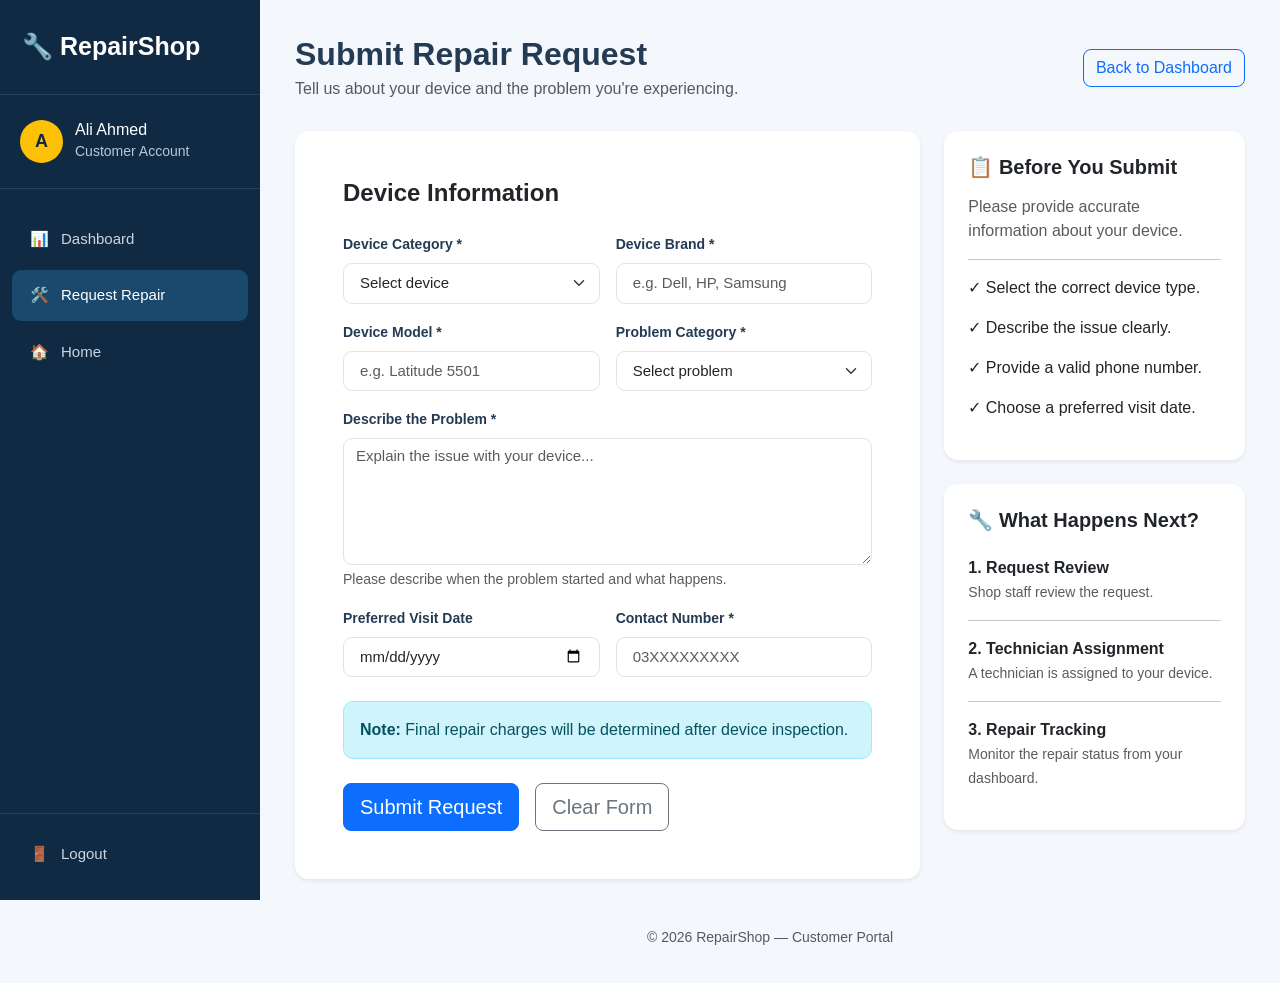
<file: customer/request-repair.html>
<!DOCTYPE html>
<html lang="en">

<head>
    <meta charset="UTF-8">
    <meta name="viewport"
          content="width=device-width, initial-scale=1.0">

    <title>Request Repair | RepairShop</title>

    <!-- Bootstrap CSS -->
    <link
      href="https://cdn.jsdelivr.net/npm/bootstrap@5.3.3/dist/css/bootstrap.min.css"
      rel="stylesheet">

    <!-- Custom CSS -->
    <link rel="stylesheet" href="../assets/css/style.css">
</head>

<body class="dashboard-body">

    <!-- MOBILE NAVBAR -->
    <nav class="navbar navbar-dark bg-dark d-lg-none">
        <div class="container-fluid">

            <a class="navbar-brand fw-bold" href="../index.html">
                🔧 RepairShop
            </a>

            <button class="navbar-toggler" type="button"
                    data-bs-toggle="offcanvas"
                    data-bs-target="#mobileSidebar"
                    aria-controls="mobileSidebar"
                    aria-label="Open navigation menu">
                <span class="navbar-toggler-icon"></span>
            </button>

        </div>
    </nav>


    <!-- MOBILE SIDEBAR -->
    <div class="offcanvas offcanvas-start text-bg-dark d-lg-none"
         tabindex="-1" id="mobileSidebar">

        <div class="offcanvas-header">
            <h5 class="offcanvas-title">🔧 RepairShop</h5>

            <button type="button"
                    class="btn-close btn-close-white"
                    data-bs-dismiss="offcanvas"
                    aria-label="Close">
            </button>
        </div>

        <div class="offcanvas-body">
            <nav class="nav flex-column gap-2">

                <a class="nav-link text-white"
                   href="dashboard.html">
                    📊 Dashboard
                </a>

                <a class="nav-link text-white"
                   href="request-repair.html">
                    🛠️ Request Repair
                </a>

                <a class="nav-link text-white"
                   href="../index.html">
                    🏠 Home
                </a>

                <a class="nav-link text-white"
                   href="../login.html">
                    🚪 Logout
                </a>

            </nav>
        </div>
    </div>


    <!-- DASHBOARD LAYOUT -->
    <div class="dashboard-layout">

        <!-- DESKTOP SIDEBAR -->
        <aside class="dashboard-sidebar d-none d-lg-flex">

            <a href="../index.html" class="sidebar-brand">
                🔧 RepairShop
            </a>

            <div class="sidebar-user">

                <div class="sidebar-avatar">A</div>

                <div>
                    <h6 class="mb-0">Ali Ahmed</h6>
                    <small>Customer Account</small>
                </div>

            </div>

            <nav class="sidebar-menu">

                <a href="dashboard.html"
                   class="sidebar-link">
                    📊 <span>Dashboard</span>
                </a>

                <a href="request-repair.html"
                   class="sidebar-link active">
                    🛠️ <span>Request Repair</span>
                </a>

                <a href="../index.html"
                   class="sidebar-link">
                    🏠 <span>Home</span>
                </a>

            </nav>

            <div class="sidebar-bottom">
                <a href="../login.html" class="sidebar-link">
                    🚪 <span>Logout</span>
                </a>
            </div>

        </aside>


        <!-- MAIN CONTENT -->
        <main class="dashboard-main">

            <!-- PAGE HEADER -->
            <div class="dashboard-header">

                <div>
                    <h2 class="fw-bold mb-1">
                        Submit Repair Request
                    </h2>

                    <p class="text-muted mb-0">
                        Tell us about your device and the problem
                        you're experiencing.
                    </p>
                </div>

                <a href="dashboard.html"
                   class="btn btn-outline-primary">
                    Back to Dashboard
                </a>

            </div>


            <div class="row g-4">

                <!-- REPAIR FORM -->
                <div class="col-lg-8">

                    <div class="card border-0 shadow-sm">

                        <div class="card-body p-4 p-md-5">

                            <h4 class="fw-bold mb-4">
                                Device Information
                            </h4>

                            <form action="dashboard.html" method="get">

                                <div class="row g-3">

                                    <!-- DEVICE CATEGORY -->
                                    <div class="col-md-6">

                                        <label for="deviceType"
                                               class="form-label fw-semibold">
                                            Device Category *
                                        </label>

                                        <select id="deviceType"
                                                class="form-select form-select-lg"
                                                required>

                                            <option value="" selected disabled>
                                                Select device
                                            </option>

                                            <option>Laptop</option>
                                            <option>Mobile Phone</option>
                                            <option>Desktop Computer</option>
                                            <option>Tablet</option>
                                            <option>Other</option>

                                        </select>
                                    </div>


                                    <!-- BRAND -->
                                    <div class="col-md-6">

                                        <label for="brand"
                                               class="form-label fw-semibold">
                                            Device Brand *
                                        </label>

                                        <input type="text"
                                               id="brand"
                                               class="form-control form-control-lg"
                                               placeholder="e.g. Dell, HP, Samsung"
                                               required>

                                    </div>


                                    <!-- MODEL -->
                                    <div class="col-md-6">

                                        <label for="model"
                                               class="form-label fw-semibold">
                                            Device Model *
                                        </label>

                                        <input type="text"
                                               id="model"
                                               class="form-control form-control-lg"
                                               placeholder="e.g. Latitude 5501"
                                               required>

                                    </div>


                                    <!-- ISSUE CATEGORY -->
                                    <div class="col-md-6">

                                        <label for="issueType"
                                               class="form-label fw-semibold">
                                            Problem Category *
                                        </label>

                                        <select id="issueType"
                                                class="form-select form-select-lg"
                                                required>

                                            <option value="" selected disabled>
                                                Select problem
                                            </option>

                                            <option>Screen Damage</option>
                                            <option>Battery Problem</option>
                                            <option>Charging Problem</option>
                                            <option>Software Issue</option>
                                            <option>Overheating</option>
                                            <option>Hardware Failure</option>
                                            <option>Other</option>

                                        </select>

                                    </div>


                                    <!-- DESCRIPTION -->
                                    <div class="col-12">

                                        <label for="description"
                                               class="form-label fw-semibold">
                                            Describe the Problem *
                                        </label>

                                        <textarea id="description"
                                                  class="form-control"
                                                  rows="5"
                                                  placeholder="Explain the issue with your device..."
                                                  required></textarea>

                                        <div class="form-text">
                                            Please describe when the problem
                                            started and what happens.
                                        </div>

                                    </div>


                                    <!-- SERVICE DATE -->
                                    <div class="col-md-6">

                                        <label for="serviceDate"
                                               class="form-label fw-semibold">
                                            Preferred Visit Date
                                        </label>

                                        <input type="date"
                                               id="serviceDate"
                                               class="form-control form-control-lg">

                                    </div>


                                    <!-- CONTACT -->
                                    <div class="col-md-6">

                                        <label for="contact"
                                               class="form-label fw-semibold">
                                            Contact Number *
                                        </label>

                                        <input type="tel"
                                               id="contact"
                                               class="form-control form-control-lg"
                                               placeholder="03XXXXXXXXX"
                                               pattern="03[0-9]{9}"
                                               maxlength="11"
                                               required>

                                    </div>

                                </div>


                                <!-- NOTICE -->
                                <div class="alert alert-info mt-4" role="alert">
                                    <strong>Note:</strong>
                                    Final repair charges will be determined
                                    after device inspection.
                                </div>


                                <!-- BUTTONS -->
                                <div class="d-flex gap-3 flex-wrap mt-4">

                                    <button type="submit"
                                            class="btn btn-primary btn-lg">
                                        Submit Request
                                    </button>

                                    <button type="reset"
                                            class="btn btn-outline-secondary btn-lg">
                                        Clear Form
                                    </button>

                                </div>

                            </form>

                        </div>
                    </div>

                </div>


                <!-- RIGHT INFORMATION PANEL -->
                <div class="col-lg-4">

                    <div class="card border-0 shadow-sm mb-4">

                        <div class="card-body p-4">

                            <h5 class="fw-bold mb-3">
                                📋 Before You Submit
                            </h5>

                            <p class="text-muted">
                                Please provide accurate information
                                about your device.
                            </p>

                            <hr>

                            <p>✓ Select the correct device type.</p>
                            <p>✓ Describe the issue clearly.</p>
                            <p>✓ Provide a valid phone number.</p>
                            <p>✓ Choose a preferred visit date.</p>

                        </div>
                    </div>


                    <div class="card border-0 shadow-sm">

                        <div class="card-body p-4">

                            <h5 class="fw-bold">
                                🔧 What Happens Next?
                            </h5>

                            <div class="mt-4">

                                <p>
                                    <strong>1. Request Review</strong>
                                    <br>
                                    <span class="text-muted small">
                                        Shop staff review the request.
                                    </span>
                                </p>

                                <hr>

                                <p>
                                    <strong>2. Technician Assignment</strong>
                                    <br>
                                    <span class="text-muted small">
                                        A technician is assigned to your device.
                                    </span>
                                </p>

                                <hr>

                                <p>
                                    <strong>3. Repair Tracking</strong>
                                    <br>
                                    <span class="text-muted small">
                                        Monitor the repair status
                                        from your dashboard.
                                    </span>
                                </p>

                            </div>

                        </div>
                    </div>

                </div>

            </div>


            <!-- FOOTER -->
            <div class="text-center text-muted small mt-5">
                © 2026 RepairShop — Customer Portal
            </div>

        </main>

    </div>


    <!-- Bootstrap JavaScript -->
    <script src="https://cdn.jsdelivr.net/npm/bootstrap@5.3.3/dist/js/bootstrap.bundle.min.js"></script>

</body>
</html>
</file>
<file: assets/css/style.css>
/* =========================
   REPAIRSHOP GLOBAL STYLING
   ========================= */

body {
    font-family: 'Segoe UI', Arial, sans-serif;
    color: #243b53;
}

/* NAVBAR */

.navbar {
    padding: 15px 0;
}

.navbar-brand {
    font-size: 25px;
}

/* HERO SECTION */

.hero-section {
    background: linear-gradient(135deg, #102a43, #1769aa);
}

.min-vh-50 {
    min-height: 60vh;
}

.hero-section p {
    color: #e0eaf3;
    line-height: 1.8;
}

/* SERVICE CARDS */

.card {
    border-radius: 12px;
    transition: transform 0.3s ease;
}

.card:hover {
    transform: translateY(-5px);
}

/* HOW IT WORKS */

.step-number {
    width: 70px;
    height: 70px;

    border-radius: 50%;

    background: #0d6efd;
    color: white;

    display: flex;
    align-items: center;
    justify-content: center;

    font-size: 26px;
    font-weight: bold;
}

/* BUTTONS */

.btn {
    border-radius: 8px;
}

/* FOOTER */

footer {
    font-size: 14px;
}

/* RESPONSIVENESS */

@media (max-width: 768px) {

    .hero-section h1 {
        font-size: 35px;
    }

    .hero-section {
        text-align: center;
    }

    .hero-section .btn {
        margin-bottom: 10px;
    }

}

/* =========================
   LOGIN PAGE
   ========================= */

.login-section {
    min-height: 85vh;

    display: flex;
    align-items: center;

    background: linear-gradient(
        135deg,
        #f5f9ff,
        #e7f0fa
    );
}

.login-card {
    border-radius: 18px;
    overflow: hidden;
}

.login-icon {
    font-size: 55px;
}

.login-card .form-control {
    border-radius: 8px;
    padding: 12px 15px;
    font-size: 15px;
}

.login-card .form-control:focus {
    border-color: #0d6efd;
    box-shadow: 0 0 0 0.2rem rgba(13, 110, 253, 0.12);
}

.login-card .btn-primary {
    padding: 12px;
    font-weight: 600;
    border-radius: 8px;
}

.login-card a {
    color: #0d6efd;
}

.login-card a:hover {
    text-decoration: underline !important;
}

/* MOBILE */

@media (max-width: 576px) {
    .login-section {
        padding: 35px 0;
    }

    .login-card .card-body {
        padding: 25px !important;
    }
}

/* =========================
   REGISTRATION PAGE
   ========================= */

.register-section {
    min-height: 85vh;

    background: linear-gradient(
        135deg,
        #f5f9ff,
        #e7f0fa
    );
}

.register-card {
    border-radius: 18px;
    overflow: hidden;
}

.register-icon {
    font-size: 55px;
}

.register-card .form-control {
    border-radius: 8px;
    padding: 12px 15px;
    font-size: 15px;
}

.register-card .form-control:focus {
    border-color: #0d6efd;

    box-shadow: 0 0 0 0.2rem
        rgba(13, 110, 253, 0.12);
}

.register-card .btn-primary {
    padding: 12px;
    font-weight: 600;
    border-radius: 8px;
}

.register-card a {
    color: #0d6efd;
}

.register-card a:hover {
    text-decoration: underline !important;
}

/* MOBILE RESPONSIVENESS */

@media (max-width: 576px) {

    .register-card .card-body {
        padding: 25px !important;
    }

    .register-section {
        padding: 35px 0;
    }

}

/* =========================
   CUSTOMER DASHBOARD
   ========================= */

.dashboard-body {
    background: #f4f7fb;
}

/* MAIN DASHBOARD LAYOUT */

.dashboard-layout {
    display: flex;
    min-height: 100vh;
}

/* SIDEBAR */

.dashboard-sidebar {
    width: 260px;
    min-width: 260px;
    background: #102a43;
    color: white;
    flex-direction: column;
    min-height: 100vh;
    position: sticky;
    top: 0;
    height: 100vh;
}

.sidebar-brand {
    color: white;
    text-decoration: none;
    font-size: 25px;
    font-weight: bold;
    padding: 28px 22px;
    display: block;
    border-bottom: 1px solid rgba(255,255,255,0.1);
}

.sidebar-brand:hover {
    color: #ffc107;
}

.sidebar-user {
    display: flex;
    align-items: center;
    gap: 12px;
    padding: 25px 20px;
    border-bottom: 1px solid rgba(255,255,255,0.1);
}

.sidebar-user small {
    color: #b8c9d9;
}

.sidebar-avatar,
.header-avatar {
    width: 43px;
    height: 43px;
    border-radius: 50%;
    background: #ffc107;
    color: #102a43;
    display: flex;
    align-items: center;
    justify-content: center;
    font-weight: bold;
    font-size: 18px;
}

.sidebar-menu {
    padding: 25px 12px;
}

.sidebar-link {
    display: flex;
    align-items: center;
    gap: 12px;
    padding: 14px 18px;
    color: #cbd5e1;
    text-decoration: none;
    border-radius: 9px;
    font-size: 15px;
    margin-bottom: 6px;
}

.sidebar-link:hover,
.sidebar-link.active {
    background: #1b496d;
    color: white;
}

.sidebar-bottom {
    margin-top: auto;
    padding: 15px 12px;
    border-top: 1px solid rgba(255,255,255,0.1);
}

/* MAIN CONTENT */

.dashboard-main {
    flex: 1;
    min-width: 0;
    padding: 35px;
}

.dashboard-header {
    display: flex;
    justify-content: space-between;
    align-items: center;
    gap: 20px;
    margin-bottom: 30px;
}

/* STATISTICS */

.stat-card {
    border-radius: 14px;
}

.stat-icon {
    width: 50px;
    height: 50px;
    border-radius: 12px;
    display: flex;
    justify-content: center;
    align-items: center;
    font-size: 24px;
}

/* QUICK ACTION */

.quick-action-card {
    border-radius: 14px;
    background: #ffffff;
}

/* TABLE */

.dashboard-main .table th,
.dashboard-main .table td {
    padding: 17px 20px;
    white-space: nowrap;
}

.dashboard-main .table th {
    color: #63758a;
    font-size: 13px;
    font-weight: 600;
}

.dashboard-main .table td {
    font-size: 14px;
}

/* MOBILE */

@media (max-width: 991px) {

    .dashboard-layout {
        display: block;
    }

    .dashboard-main {
        padding: 25px 18px;
    }
}

@media (max-width: 576px) {

    .dashboard-header {
        align-items: flex-start;
    }

    .dashboard-header h2 {
        font-size: 23px;
    }

    .dashboard-header .header-avatar {
        display: none;
    }

    .dashboard-main {
        padding: 20px 12px;
    }

}

/* =========================
   REPAIR REQUEST FORM
   ========================= */

.dashboard-main .form-control,
.dashboard-main .form-select {
    border-radius: 9px;
    border: 1px solid #dce4ec;
    font-size: 15px;
}

.dashboard-main .form-control:focus,
.dashboard-main .form-select:focus {
    border-color: #0d6efd;
    box-shadow: 0 0 0 0.2rem rgba(13, 110, 253, 0.1);
}

.dashboard-main .card {
    border-radius: 14px;
}

.dashboard-main textarea {
    resize: vertical;
}

.dashboard-main .form-label {
    color: #243b53;
    font-size: 14px;
}

.dashboard-main .alert {
    border-radius: 10px;
}

@media (max-width: 576px) {
    .dashboard-main .btn-lg {
        font-size: 15px;
        padding: 11px 16px;
    }
}

/* =========================
   ADMIN DASHBOARD
   ========================= */

/* Repair management section */

#repair-management {
    scroll-margin-top: 25px;
    border-radius: 14px;
}

/* Table badges */

#repair-management .badge {
    font-size: 12px;
    padding: 8px 11px;
    font-weight: 500;
}

/* Table buttons */

#repair-management .btn {
    border-radius: 7px;
    padding: 6px 15px;
}

/* Progress bars */

.dashboard-main .progress {
    height: 10px;
    border-radius: 10px;
    background: #edf1f5;
}

.dashboard-main .progress-bar {
    border-radius: 10px;
}

/* Technician overview */

.dashboard-main .card-body h6 {
    font-size: 15px;
}

/* Repair details modal */

#repairModal .modal-content {
    border: none;
    border-radius: 15px;
    overflow: hidden;
}

#repairModal .modal-header {
    background: #102a43;
    color: white;
    padding: 20px 25px;
}

#repairModal .modal-header .btn-close {
    filter: invert(1);
}

#repairModal .modal-body {
    padding: 25px;
}

#repairModal .modal-footer {
    padding: 15px 25px;
}

#repairModal .modal-body p {
    margin-bottom: 14px;
    color: #34495e;
}

/* Mobile layout */

@media (max-width: 576px) {

    #repair-management .card-header {
        padding: 20px !important;
    }

    .dashboard-main .stat-card h2 {
        font-size: 26px;
    }

}
</file>
